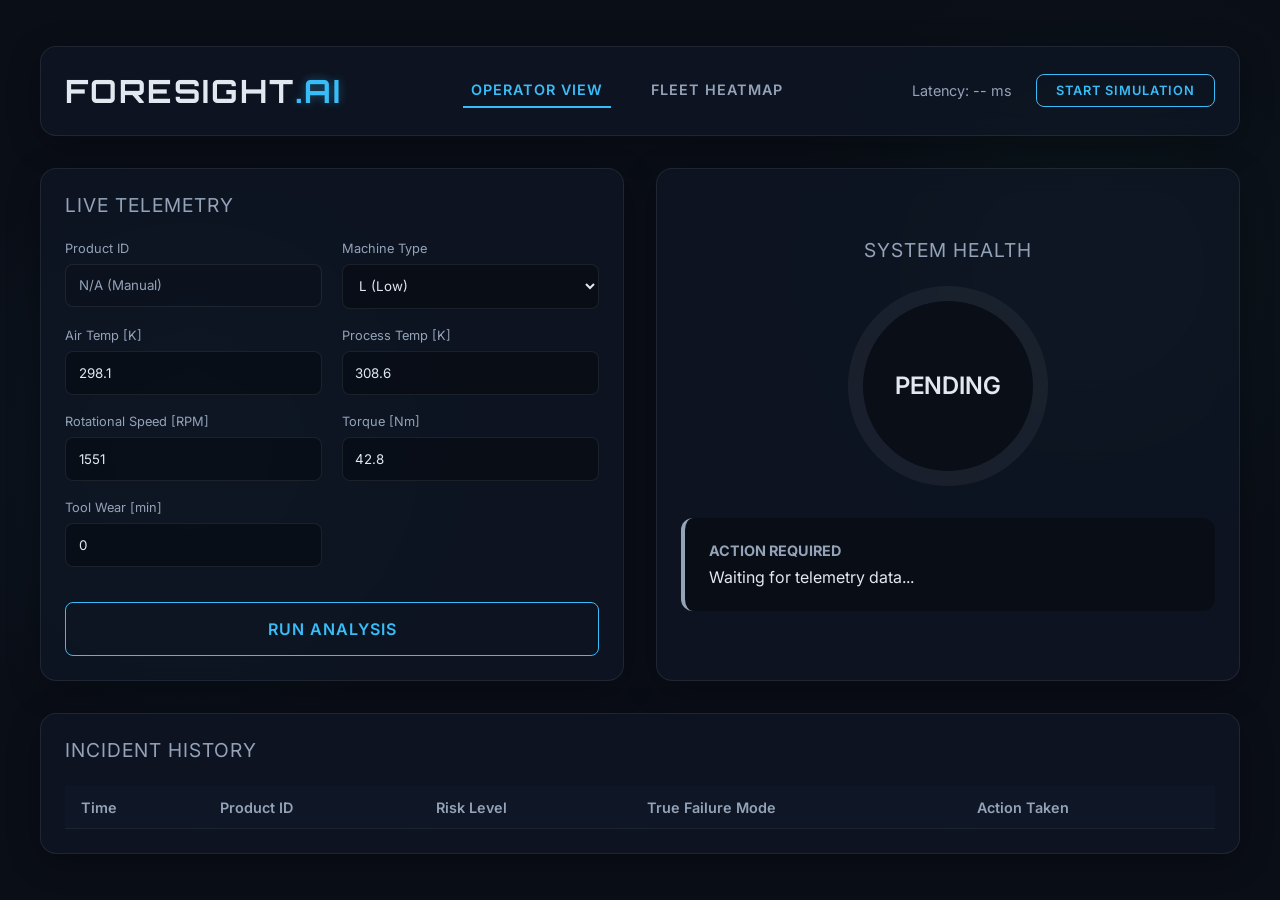
<file: static/index.html>
<!DOCTYPE html>
<html lang="en">
<head>
    <meta charset="UTF-8">
    <meta name="viewport" content="width=device-width, initial-scale=1.0">
    <title>Foresight Operator Dashboard</title>
    <link rel="stylesheet" href="/static/style.css">
    <link href="https://fonts.googleapis.com/css2?family=Inter:wght@300;400;600&family=Orbitron:wght@700&display=swap" rel="stylesheet">
</head>
<body>
    <div class="dashboard-container">
        <!-- Header -->
        <header class="glass-panel header-nav">
            <div class="logo">FORESIGHT<span>.AI</span></div>
            <nav class="nav-links">
                <a href="/" class="active">Operator View</a>
                <a href="/heatmap">Fleet Heatmap</a>
            </nav>
            <div class="header-status">
                <span id="latency-display">Latency: -- ms</span>
                <button id="sim-btn" class="glow-btn">Start Simulation</button>
            </div>
        </header>

        <!-- Main Content Grid -->
        <main class="grid-layout">
            
            <!-- Telemetry Input Panel -->
            <section class="glass-panel telemetry-panel">
                <h2>Live Telemetry</h2>
                <form id="telemetry-form">
                    <div class="input-group">
                        <label>Product ID</label>
                        <input type="text" id="product_id" value="N/A (Manual)" disabled>
                    </div>
                    <div class="input-group">
                        <label>Machine Type</label>
                        <select id="machine_type">
                            <option value="L">L (Low)</option>
                            <option value="M">M (Medium)</option>
                            <option value="H">H (High)</option>
                        </select>
                    </div>
                    <div class="input-group">
                        <label>Air Temp [K]</label>
                        <input type="number" step="0.1" id="air_temp" value="298.1">
                    </div>
                    <div class="input-group">
                        <label>Process Temp [K]</label>
                        <input type="number" step="0.1" id="process_temp" value="308.6">
                    </div>
                    <div class="input-group">
                        <label>Rotational Speed [RPM]</label>
                        <input type="number" id="rpm" value="1551">
                    </div>
                    <div class="input-group">
                        <label>Torque [Nm]</label>
                        <input type="number" step="0.1" id="torque" value="42.8">
                    </div>
                    <div class="input-group">
                        <label>Tool Wear [min]</label>
                        <input type="number" id="tool_wear" value="0">
                    </div>
                    <!-- Hidden true failure mode for logging -->
                    <input type="hidden" id="true_failure_mode" value="None">
                    
                    <button type="button" id="predict-btn" class="glow-btn">Run Analysis</button>
                </form>
            </section>

            <!-- Status Output Panel -->
            <section class="glass-panel status-panel">
                <h2>System Health</h2>
                
                <div class="status-circle" id="status-circle">
                    <div class="status-inner">
                        <h3 id="risk-text">PENDING</h3>
                    </div>
                </div>

                <div class="recommendation-box" id="rec-box">
                    <h4>Action Required</h4>
                    <p id="rec-text">Waiting for telemetry data...</p>
                </div>
            </section>
        </main>

        <!-- Incident Log -->
        <section class="glass-panel incident-log">
            <h2>Incident History</h2>
            <div class="table-container">
                <table id="log-table">
                    <thead>
                        <tr>
                            <th>Time</th>
                            <th>Product ID</th>
                            <th>Risk Level</th>
                            <th>True Failure Mode</th>
                            <th>Action Taken</th>
                        </tr>
                    </thead>
                    <tbody id="log-body">
                        <!-- Rows dynamically added here -->
                    </tbody>
                </table>
            </div>
        </section>
    </div>

    <script src="/static/app.js"></script>
</body>
</html>
</file>
<file: static/style.css>
:root {
    --bg-dark: #0a0e17;
    --glass-bg: rgba(16, 24, 39, 0.65);
    --glass-border: rgba(255, 255, 255, 0.08);
    --text-main: #e2e8f0;
    --text-muted: #94a3b8;
    
    --accent-blue: #38bdf8;
    --accent-glow: rgba(56, 189, 248, 0.4);
    
    --status-low: #10b981;
    --status-med: #f59e0b;
    --status-high: #ef4444;
}

* {
    margin: 0;
    padding: 0;
    box-sizing: border-box;
}

body {
    font-family: 'Inter', sans-serif;
    background-color: var(--bg-dark);
    background-image: 
        radial-gradient(circle at 15% 50%, rgba(56, 189, 248, 0.05), transparent 25%),
        radial-gradient(circle at 85% 30%, rgba(16, 185, 129, 0.05), transparent 25%);
    color: var(--text-main);
    min-height: 100vh;
    display: flex;
    justify-content: center;
    align-items: center;
    padding: 2rem;
    transition: background-color 0.5s ease;
}

/* Background alert states */
body.bg-alert-high {
    background-color: #3b0707;
    background-image: none;
    animation: bgFlashRed 1s infinite alternate;
}

body.bg-alert-med {
    background-color: #3b2207;
    background-image: none;
    animation: bgFlashOrange 2s infinite alternate;
}

@keyframes bgFlashRed {
    0% { background-color: #3b0707; }
    100% { background-color: #610505; }
}
@keyframes bgFlashOrange {
    0% { background-color: #3b2207; }
    100% { background-color: #5c3201; }
}

.dashboard-container {
    width: 100%;
    max-width: 1200px;
    display: flex;
    flex-direction: column;
    gap: 2rem;
}

.glass-panel {
    background: var(--glass-bg);
    backdrop-filter: blur(12px);
    -webkit-backdrop-filter: blur(12px);
    border: 1px solid var(--glass-border);
    border-radius: 16px;
    padding: 1.5rem;
    box-shadow: 0 8px 32px 0 rgba(0, 0, 0, 0.3);
}

header {
    display: flex;
    justify-content: space-between;
    align-items: center;
}

.logo {
    font-family: 'Orbitron', sans-serif;
    font-size: 2rem;
    font-weight: 700;
    letter-spacing: 2px;
}

.logo span {
    color: var(--accent-blue);
    text-shadow: 0 0 10px var(--accent-glow);
}

.header-status {
    display: flex;
    align-items: center;
    gap: 1.5rem;
    font-size: 0.9rem;
    color: var(--text-muted);
}

.glow-btn {
    background: transparent;
    color: var(--accent-blue);
    border: 1px solid var(--accent-blue);
    padding: 0.5rem 1.2rem;
    border-radius: 8px;
    font-family: 'Inter', sans-serif;
    font-weight: 600;
    cursor: pointer;
    transition: all 0.3s ease;
    text-transform: uppercase;
    letter-spacing: 1px;
    font-size: 0.8rem;
}

.glow-btn:hover {
    background: var(--accent-blue);
    color: #000;
    box-shadow: 0 0 15px var(--accent-glow);
}

.glow-btn:disabled {
    opacity: 0.5;
    cursor: not-allowed;
}

.grid-layout {
    display: grid;
    grid-template-columns: 1fr 1fr;
    gap: 2rem;
}

h2 {
    font-weight: 400;
    font-size: 1.2rem;
    margin-bottom: 1.5rem;
    color: var(--text-muted);
    text-transform: uppercase;
    letter-spacing: 1px;
}

#telemetry-form {
    display: grid;
    grid-template-columns: 1fr 1fr;
    gap: 1.2rem;
}

.input-group {
    display: flex;
    flex-direction: column;
    gap: 0.5rem;
}

.input-group label {
    font-size: 0.8rem;
    color: var(--text-muted);
}

.input-group input, .input-group select {
    background: rgba(0, 0, 0, 0.3);
    border: 1px solid var(--glass-border);
    color: var(--text-main);
    padding: 0.8rem;
    border-radius: 8px;
    font-family: 'Inter', sans-serif;
    transition: border-color 0.3s;
}

.input-group input:focus, .input-group select:focus {
    outline: none;
    border-color: var(--accent-blue);
}

.input-group input:disabled {
    color: var(--text-muted);
    background: rgba(0, 0, 0, 0.1);
}

#predict-btn {
    grid-column: span 2;
    margin-top: 1rem;
    padding: 1rem;
    font-size: 1rem;
}

.status-panel {
    display: flex;
    flex-direction: column;
    align-items: center;
    justify-content: center;
}

.status-circle {
    width: 200px;
    height: 200px;
    border-radius: 50%;
    background: conic-gradient(from 0deg, rgba(255,255,255,0.05) 0%, rgba(255,255,255,0.05) 100%);
    display: flex;
    justify-content: center;
    align-items: center;
    margin-bottom: 2rem;
    position: relative;
    transition: all 0.5s ease;
}

.status-inner {
    width: 170px;
    height: 170px;
    border-radius: 50%;
    background: var(--bg-dark);
    display: flex;
    justify-content: center;
    align-items: center;
    z-index: 2;
    text-align: center;
    padding: 1rem;
}

#risk-text {
    font-size: 1.5rem;
    font-weight: 600;
}

.recommendation-box {
    width: 100%;
    background: rgba(0,0,0,0.3);
    padding: 1.5rem;
    border-radius: 12px;
    border-left: 4px solid var(--text-muted);
    transition: all 0.5s ease;
}

.recommendation-box h4 {
    font-size: 0.9rem;
    color: var(--text-muted);
    margin-bottom: 0.5rem;
    text-transform: uppercase;
}

/* Dynamic Classes applied by JS */
.status-low {
    box-shadow: 0 0 40px rgba(16, 185, 129, 0.2);
}
.status-low::before {
    content: '';
    position: absolute;
    inset: -2px;
    border-radius: 50%;
    background: linear-gradient(45deg, transparent, var(--status-low), transparent);
    animation: rotate 3s linear infinite;
}
.text-low { color: var(--status-low); }
.border-low { border-left-color: var(--status-low); }

.status-med {
    box-shadow: 0 0 40px rgba(245, 158, 11, 0.2);
}
.status-med::before {
    content: '';
    position: absolute;
    inset: -2px;
    border-radius: 50%;
    background: linear-gradient(45deg, transparent, var(--status-med), transparent);
    animation: rotate 2s linear infinite;
}
.text-med { color: var(--status-med); }
.border-med { border-left-color: var(--status-med); }

.status-high {
    box-shadow: 0 0 40px rgba(239, 68, 68, 0.3);
}
.status-high::before {
    content: '';
    position: absolute;
    inset: -4px;
    border-radius: 50%;
    background: linear-gradient(45deg, transparent, var(--status-high), transparent);
    animation: rotate 1s linear infinite;
}
.text-high { color: var(--status-high); }
.border-high { border-left-color: var(--status-high); }
.pulse-bg { animation: pulseBg 2s infinite; }

@keyframes rotate {
    0% { transform: rotate(0deg); }
    100% { transform: rotate(360deg); }
}

@keyframes pulseBg {
    0% { background: rgba(239, 68, 68, 0.05); }
    50% { background: rgba(239, 68, 68, 0.15); }
    100% { background: rgba(239, 68, 68, 0.05); }
}

/* Incident Log Table */
.table-container {
    max-height: 250px;
    overflow-y: auto;
}

table {
    width: 100%;
    border-collapse: collapse;
    font-size: 0.9rem;
    text-align: left;
}

th, td {
    padding: 0.8rem 1rem;
    border-bottom: 1px solid var(--glass-border);
}

th {
    color: var(--text-muted);
    font-weight: 600;
    position: sticky;
    top: 0;
    background: rgba(16, 24, 39, 0.9);
    backdrop-filter: blur(5px);
}

tr:hover td {
    background: rgba(255, 255, 255, 0.03);
}

.log-high {
    border-left: 3px solid var(--status-high);
    color: #ffb3b3;
}

.log-med {
    border-left: 3px solid var(--status-med);
    color: #ffe0b2;
}

/* Mobile responsive */
@media (max-width: 768px) {
    .grid-layout { grid-template-columns: 1fr; }
}

/* Heatmap Grid */
.heatmap-header {
    display: flex;
    justify-content: space-between;
    align-items: center;
    margin-bottom: 1.5rem;
}

.legend {
    display: flex;
    gap: 1.5rem;
    font-size: 0.8rem;
    color: var(--text-muted);
}

.legend-item {
    display: flex;
    align-items: center;
    gap: 0.5rem;
}

.legend-box {
    width: 12px;
    height: 12px;
    border-radius: 3px;
}

.legend-box.low { background: var(--status-low); }
.legend-box.med { background: var(--status-med); }
.legend-box.high { background: var(--status-high); }

.heatmap-grid {
    display: grid;
    grid-template-columns: repeat(10, 1fr);
    gap: 10px;
    padding: 10px;
}

.node {
    aspect-ratio: 1;
    background: rgba(0,0,0,0.4);
    border: 1px solid var(--glass-border);
    border-radius: 8px;
    display: flex;
    justify-content: center;
    align-items: center;
    font-size: 0.7rem;
    font-family: 'Orbitron', monospace;
    color: rgba(255,255,255,0.7);
    transition: all 0.5s ease;
    cursor: default;
    position: relative;
    overflow: hidden;
}

.node::after {
    content: '';
    position: absolute;
    top: 0; left: 0; right: 0; bottom: 0;
    background: inherit;
    filter: blur(8px);
    z-index: -1;
    opacity: 0;
    transition: opacity 0.5s ease;
}

.node.node-low {
    border-color: rgba(16, 185, 129, 0.3);
    background: rgba(16, 185, 129, 0.1);
}

.node.node-med {
    border-color: var(--status-med);
    background: rgba(245, 158, 11, 0.2);
    color: #fff;
    box-shadow: 0 0 15px rgba(245, 158, 11, 0.4);
}
.node.node-med::after { opacity: 1; background: rgba(245, 158, 11, 0.3); }

.node.node-high {
    border-color: var(--status-high);
    background: rgba(239, 68, 68, 0.4);
    color: #fff;
    font-weight: bold;
    box-shadow: 0 0 20px rgba(239, 68, 68, 0.6);
    animation: nodePulse 1s infinite alternate;
}
.node.node-high::after { opacity: 1; background: rgba(239, 68, 68, 0.5); }

@keyframes nodePulse {
    0% { transform: scale(1); }
    100% { transform: scale(1.05); }
}

/* Navigation */
.header-nav {
    display: flex;
    justify-content: space-between;
}

.nav-links {
    display: flex;
    gap: 2rem;
    align-items: center;
}

.nav-links a {
    color: var(--text-muted);
    text-decoration: none;
    font-weight: 600;
    text-transform: uppercase;
    letter-spacing: 1px;
    font-size: 0.9rem;
    padding: 0.5rem;
    border-bottom: 2px solid transparent;
    transition: all 0.3s ease;
}

.nav-links a:hover {
    color: var(--text-main);
}

.nav-links a.active {
    color: var(--accent-blue);
    border-bottom: 2px solid var(--accent-blue);
}
</file>
